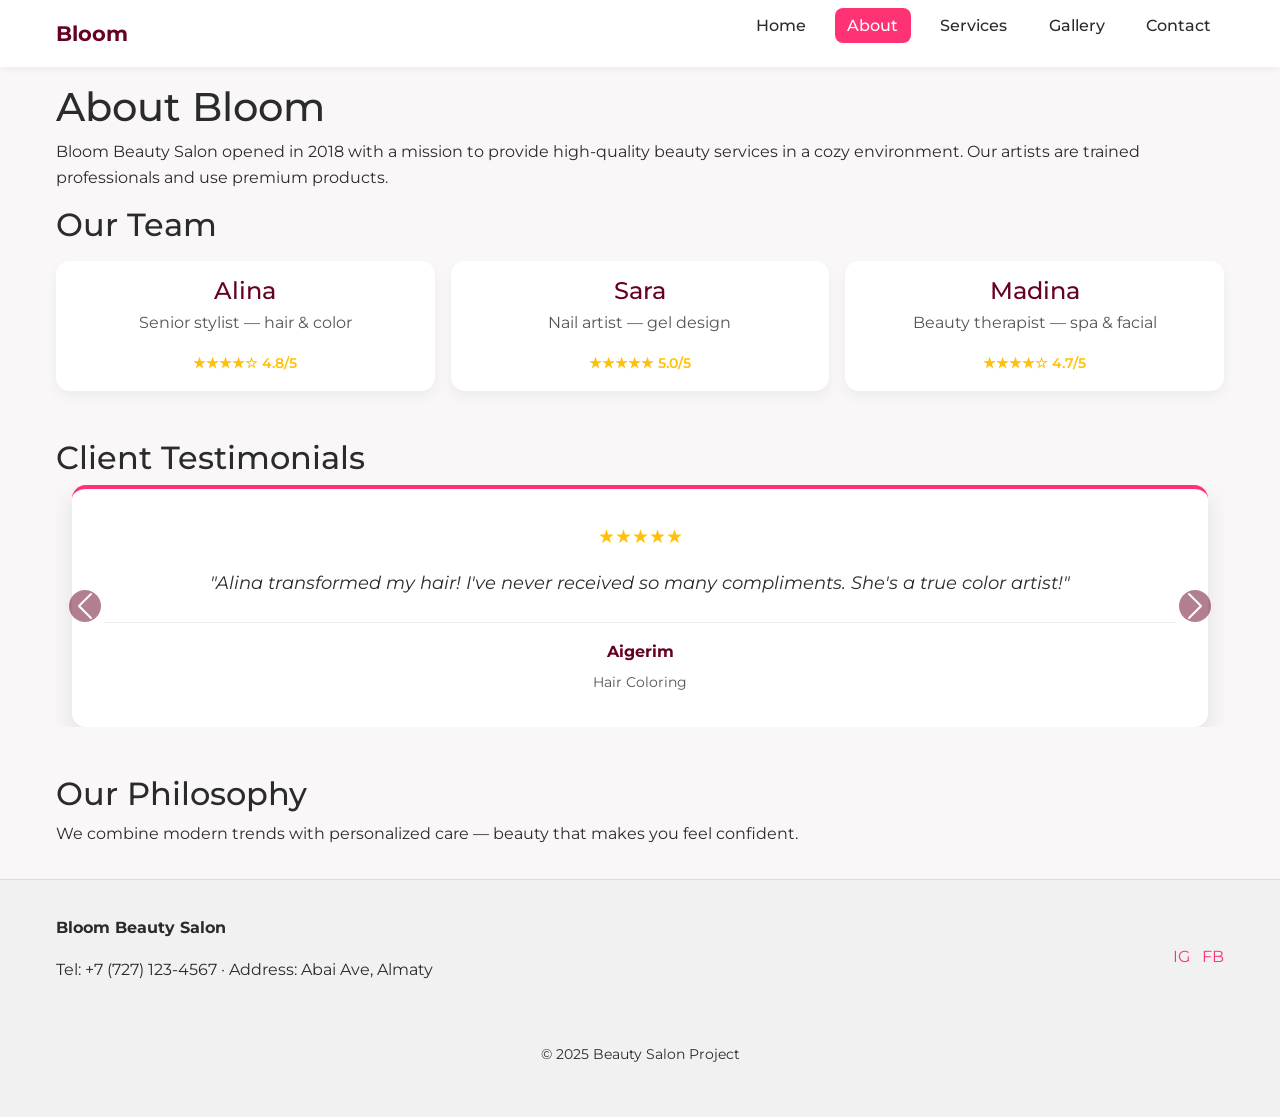
<file: about.html>
<!doctype html>
<html lang="ru">
<head>
  <meta charset="utf-8" />
  <meta name="viewport" content="width=device-width,initial-scale=1" />
  <title>About — Bloom Beauty Salon</title>
  <link href="https://cdn.jsdelivr.net/npm/bootstrap@5.3.2/dist/css/bootstrap.min.css" rel="stylesheet">
  <link href="https://fonts.googleapis.com/css2?family=Montserrat:wght@300;400;600;700&display=swap" rel="stylesheet">
  <link rel="stylesheet" href="css/style.css">
</head>
<body>
  <header class="site-header">
    <div class="container header-inner">
      <a class="logo" href="index.html"><span>Bloom</span></a>
      <nav class="nav" id="mainNav">
        <ul class="nav-list">
          <li><a href="index.html">Home</a></li>
          <li><a class="active" href="about.html">About</a></li>
          <li><a href="services.html">Services</a></li>
          <li><a href="gallery.html">Gallery</a></li>
          <li><a href="contact.html">Contact</a></li>
        </ul>
      </nav>
      <button class="nav-toggle" id="navToggle2" aria-label="Toggle navigation">☰</button>
    </div>
  </header>

  <main class="container about-page">
    <h1>About Bloom</h1>
    <p>Bloom Beauty Salon opened in 2018 with a mission to provide high-quality beauty services in a cozy environment. Our artists are trained professionals and use premium products.</p>

    <section class="team-grid fade-in">
      <h2>Our Team</h2>
      <div class="grid">
        <div class="team-card fade-in">
          <h4>Alina</h4>
          <p>Senior stylist — hair & color</p>
          <div class="specialist-rating">★★★★☆ 4.8/5</div>
        </div>
        <div class="team-card fade-in">
          <h4>Sara</h4>
          <p>Nail artist — gel design</p>
          <div class="specialist-rating">★★★★★ 5.0/5</div>
        </div>
        <div class="team-card fade-in">
          <h4>Madina</h4>
          <p>Beauty therapist — spa & facial</p>
          <div class="specialist-rating">★★★★☆ 4.7/5</div>
        </div>
      </div>
    </section>

    <section class="testimonials-section fade-in">
      <h2>Client Testimonials</h2>
      <div id="testimonialCarousel" class="carousel slide" data-bs-ride="carousel">
        <div class="carousel-indicators">
          <button type="button" data-bs-target="#testimonialCarousel" data-bs-slide-to="0" class="active"></button>
          <button type="button" data-bs-target="#testimonialCarousel" data-bs-slide-to="1"></button>
          <button type="button" data-bs-target="#testimonialCarousel" data-bs-slide-to="2"></button>
          <button type="button" data-bs-target="#testimonialCarousel" data-bs-slide-to="3"></button>
        </div>
        
        <div class="carousel-inner">
          <div class="carousel-item active">
            <div class="testimonial-card">
              <div class="stars">★★★★★</div>
              <p class="testimonial-text">"Alina transformed my hair! I've never received so many compliments. She's a true color artist!"</p>
              <div class="client-info">
                <strong>Aigerim</strong>
                <span>Hair Coloring</span>
              </div>
            </div>
          </div>
          
          <div class="carousel-item">
            <div class="testimonial-card">
              <div class="stars">★★★★★</div>
              <p class="testimonial-text">"Sara's nail art is incredible! She captured exactly what I wanted. My nails looked perfect for 3 weeks!"</p>
              <div class="client-info">
                <strong>Madina</strong>
                <span>Gel Nails</span>
              </div>
            </div>
          </div>
          
          <div class="carousel-item">
            <div class="testimonial-card">
              <div class="stars">★★★★☆</div>
              <p class="testimonial-text">"Madina's facial treatment was so relaxing. My skin felt rejuvenated and looked glowing for days!"</p>
              <div class="client-info">
                <strong>Zhanar</strong>
                <span>Facial Spa</span>
              </div>
            </div>
          </div>
          
          <div class="carousel-item">
            <div class="testimonial-card">
              <div class="stars">★★★★★</div>
              <p class="testimonial-text">"The entire team at Bloom is fantastic. Professional, friendly, and always amazing results!"</p>
              <div class="client-info">
                <strong>Asel</strong>
                <span>Regular Client</span>
              </div>
            </div>
          </div>
        </div>
        
        <button class="carousel-control-prev" type="button" data-bs-target="#testimonialCarousel" data-bs-slide="prev">
          <span class="carousel-control-prev-icon" aria-hidden="true"></span>
          <span class="visually-hidden">Previous</span>
        </button>
        <button class="carousel-control-next" type="button" data-bs-target="#testimonialCarousel" data-bs-slide="next">
          <span class="carousel-control-next-icon" aria-hidden="true"></span>
          <span class="visually-hidden">Next</span>
        </button>
      </div>
    </section>

    <section class="philosophy fade-in">
      <h2>Our Philosophy</h2>
      <p>We combine modern trends with personalized care — beauty that makes you feel confident.</p>
    </section>
  </main>

  <footer class="site-footer">
    <div class="container footer-inner">
      <div>
        <p><strong>Bloom Beauty Salon</strong></p>
        <p>Tel: +7 (727) 123-4567 · Address: Abai Ave, Almaty</p>
      </div>
      <div class="social">
        <a href="https://www.instagram.com/" aria-label="Instagram">IG</a>
        <a href="https://www.facebook.com/?locale=ru_RU" aria-label="Facebook">FB</a>
      </div>
    </div>
    <div class="container copyright">
      <p>© 2025 Beauty Salon Project</p>
    </div>
  </footer>

  <script src="https://code.jquery.com/jquery-3.6.0.min.js"></script>
  <script src="js/script.js"></script>
  <script src="https://cdn.jsdelivr.net/npm/bootstrap@5.3.2/dist/js/bootstrap.bundle.min.js"></script>
</body>
</html>
</file>
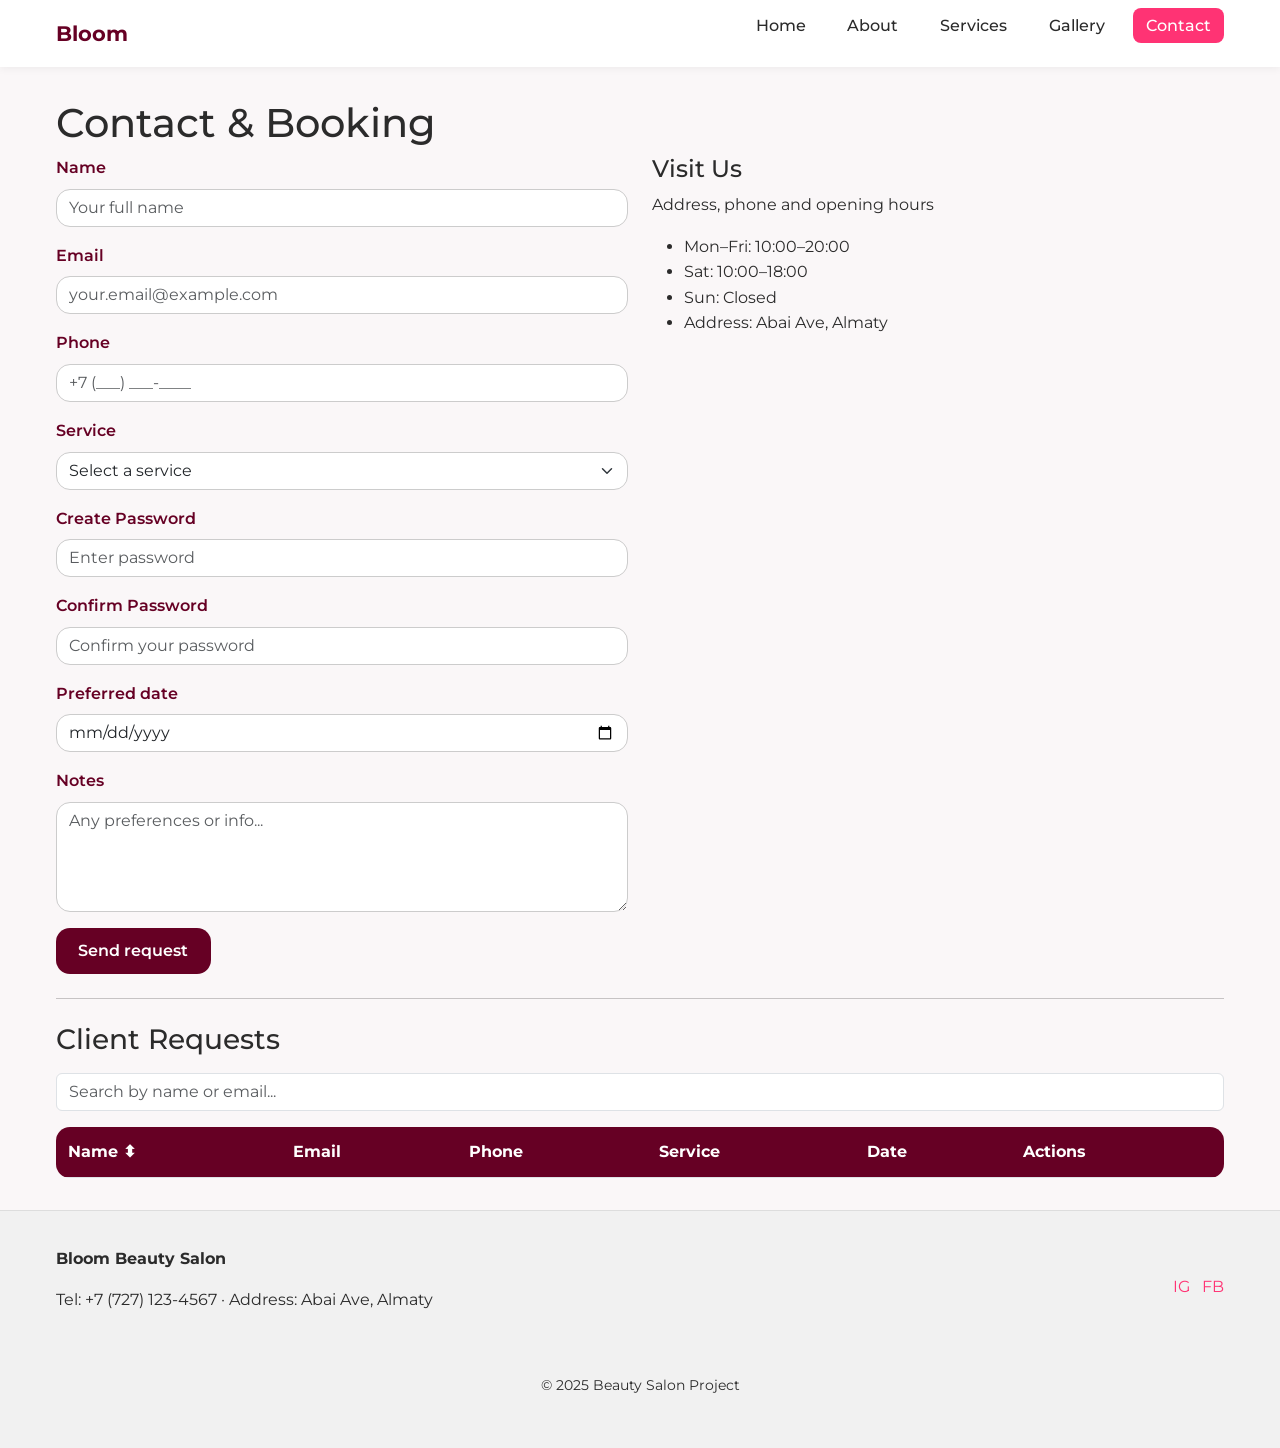
<file: contact.html>
<!doctype html>
<html lang="ru">
<head>
  <meta charset="utf-8" />
  <meta name="viewport" content="width=device-width,initial-scale=1" />
  <title>Contact — Bloom Beauty Salon</title>
  <link href="https://cdn.jsdelivr.net/npm/bootstrap@5.3.2/dist/css/bootstrap.min.css" rel="stylesheet">
  <link href="https://fonts.googleapis.com/css2?family=Montserrat:wght@300;400;600;700&display=swap" rel="stylesheet">
  <link rel="stylesheet" href="css/style.css">
</head>
<body>
  <header class="site-header">
    <div class="container header-inner">
      <a class="logo" href="index.html"><span>Bloom</span></a>
      <nav class="nav" id="mainNav">
        <ul class="nav-list">
          <li><a href="index.html">Home</a></li>
          <li><a href="about.html">About</a></li>
          <li><a href="services.html">Services</a></li>
          <li><a href="gallery.html">Gallery</a></li>
          <li><a class="active" href="contact.html">Contact</a></li>
        </ul>
      </nav>
      <button class="nav-toggle" id="navToggle5" aria-label="Toggle navigation">☰</button>
    </div>
  </header>

  <main class="container contact-page">
    <h1>Contact & Booking</h1>
    <div class="row">
      <div class="col-md-6">
        <form id="contactForm" action="#" method="POST" class="contact-form fade-in" novalidate>
          <div class="mb-3">
            <label for="name" class="form-label">Name</label>
            <input id="name" name="name" class="form-control" placeholder="Your full name">
            <div class="invalid-feedback">Please enter your full name</div>
          </div>

          <div class="mb-3">
            <label for="email" class="form-label">Email</label>
            <input id="email" name="email" type="email" class="form-control" placeholder="your.email@example.com">
            <div class="invalid-feedback">Please enter a valid email address</div>
          </div>

          <div class="mb-3">
            <label for="phone" class="form-label">Phone</label>
            <input id="phone" name="phone" class="form-control" placeholder="+7 (___) ___-____">
            <div class="invalid-feedback">Please use format: +7 (777) 123-4567</div>
          </div>

          <div class="mb-3">
            <label for="service" class="form-label">Service</label>
            <select id="service" name="service" class="form-select">
              <option value="">Select a service</option>
              <option>Classic Manicure</option>
              <option>Gel Polish</option>
              <option>Nail Extensions</option>
              <option>Haircut</option>
              <option>Single Color</option>
              <option>Complex Coloring</option>
              <option>Facial Treatment</option>
              <option>Body Treatment</option>
              <option>Full Spa Day</option>
            </select>
          </div>

          <div class="mb-3">
            <label for="password" class="form-label">Create Password</label>
            <input id="password" name="password" type="password" class="form-control" placeholder="Enter password">
            <div class="invalid-feedback">Password must be at least 8 characters</div>
          </div>

          <div class="mb-3">
            <label for="confirmPassword" class="form-label">Confirm Password</label>
            <input id="confirmPassword" name="confirmPassword" type="password" class="form-control" placeholder="Confirm your password">
            <div class="invalid-feedback">Passwords do not match</div>
          </div>

          <div class="mb-3">
            <label for="date" class="form-label">Preferred date</label>
            <input id="date" name="date" type="date" class="form-control">
          </div>

          <div class="mb-3">
            <label for="message" class="form-label">Notes</label>
            <textarea id="message" name="message" rows="4" class="form-control" placeholder="Any preferences or info..."></textarea>
          </div>

          <div id="formMessages"></div>

          <button type="submit" class="btn btn-primary">Send request</button>
        </form>
      </div>

      <aside class="col-md-6 contact-info fade-in">
        <h4>Visit Us</h4>
        <p>Address, phone and opening hours</p>
        <ul>
          <li>Mon–Fri: 10:00–20:00</li>
          <li>Sat: 10:00–18:00</li>
          <li>Sun: Closed</li>
          <li>Address: Abai Ave, Almaty</li>
        </ul>
      </aside>
    </div>
    <hr class="my-4">

    <h3 class="mb-3">Client Requests</h3>

    <div class="mb-3">
      <input type="text" id="search" class="form-control" placeholder="Search by name or email...">
    </div>

    <table class="table table-striped align-middle" id="clientsTable">
      <thead>
        <tr>
          <th data-sort="name" class="sortable">Name ⬍</th>
          <th>Email</th>
          <th>Phone</th>
          <th>Service</th>
          <th>Date</th>
          <th>Actions</th>
        </tr>
      </thead>
      <tbody></tbody>
    </table>

    <div class="modal fade" id="editModal" tabindex="-1">
      <div class="modal-dialog">
        <div class="modal-content">
          <form id="editForm">
            <div class="modal-header">
              <h5 class="modal-title">Edit Record</h5>
              <button type="button" class="btn-close" data-bs-dismiss="modal"></button>
            </div>
            <div class="modal-body">
              <input type="hidden" id="editIndex">
              <div class="mb-3">
                <label class="form-label">Name</label>
                <input id="editName" class="form-control" required>
              </div>
              <div class="mb-3">
                <label class="form-label">Email</label>
                <input id="editEmail" class="form-control" required>
              </div>
              <div class="mb-3">
                <label class="form-label">Phone</label>
                <input id="editPhone" class="form-control" required>
              </div>
              <div class="mb-3">
                <label class="form-label">Service</label>
                <select id="editService" class="form-select" required>
                  <option value="">Select a service</option>
                  <option>Classic Manicure</option>
                  <option>Gel Polish</option>
                  <option>Nail Extensions</option>
                  <option>Haircut</option>
                  <option>Single Color</option>
                  <option>Complex Coloring</option>
                  <option>Facial Treatment</option>
                  <option>Body Treatment</option>
                  <option>Full Spa Day</option>
                </select>
              </div>
              <div class="mb-3">
                <label class="form-label">Date</label>
                <input id="editDate" type="date" class="form-control" required>
              </div>
            </div>
            <div class="modal-footer">
              <button type="submit" class="btn btn-success">Save</button>
              <button type="button" class="btn btn-secondary" data-bs-dismiss="modal">Cancel</button>
            </div>
          </form>
        </div>
      </div>
    </div>
  </main>

  <div class="modal fade" id="bookingModal" tabindex="-1" aria-hidden="true">
    <div class="modal-dialog modal-dialog-centered">
      <div class="modal-content">
        <div class="modal-header">
          <h5 class="modal-title">Booking Confirmed!</h5>
          <button type="button" class="btn-close" data-bs-dismiss="modal" aria-label="Close"></button>
        </div>
        <div class="modal-body">
          <p>Thank you for booking with Bloom Beauty Salon. We will contact you shortly to confirm your appointment.</p>
        </div>
        <div class="modal-footer">
          <button type="button" class="btn btn-primary" data-bs-dismiss="modal">OK</button>
        </div>
      </div>
    </div>
  </div>

  <footer class="site-footer">
    <div class="container footer-inner">
      <div>
        <p><strong>Bloom Beauty Salon</strong></p>
        <p>Tel: +7 (727) 123-4567 · Address: Abai Ave, Almaty</p>
      </div>
      <div class="social">
        <a href="https://www.instagram.com/" aria-label="Instagram">IG</a>
        <a href="https://www.facebook.com/?locale=ru_RU" aria-label="Facebook">FB</a>
      </div>
    </div>
    <div class="container copyright">
      <p>© 2025 Beauty Salon Project</p>
    </div>
  </footer>

  <script src="https://code.jquery.com/jquery-3.6.0.min.js"></script>
  <script src="js/script.js"></script>
  <script src="https://cdn.jsdelivr.net/npm/bootstrap@5.3.2/dist/js/bootstrap.bundle.min.js"></script>
</body>
</html>
</file>
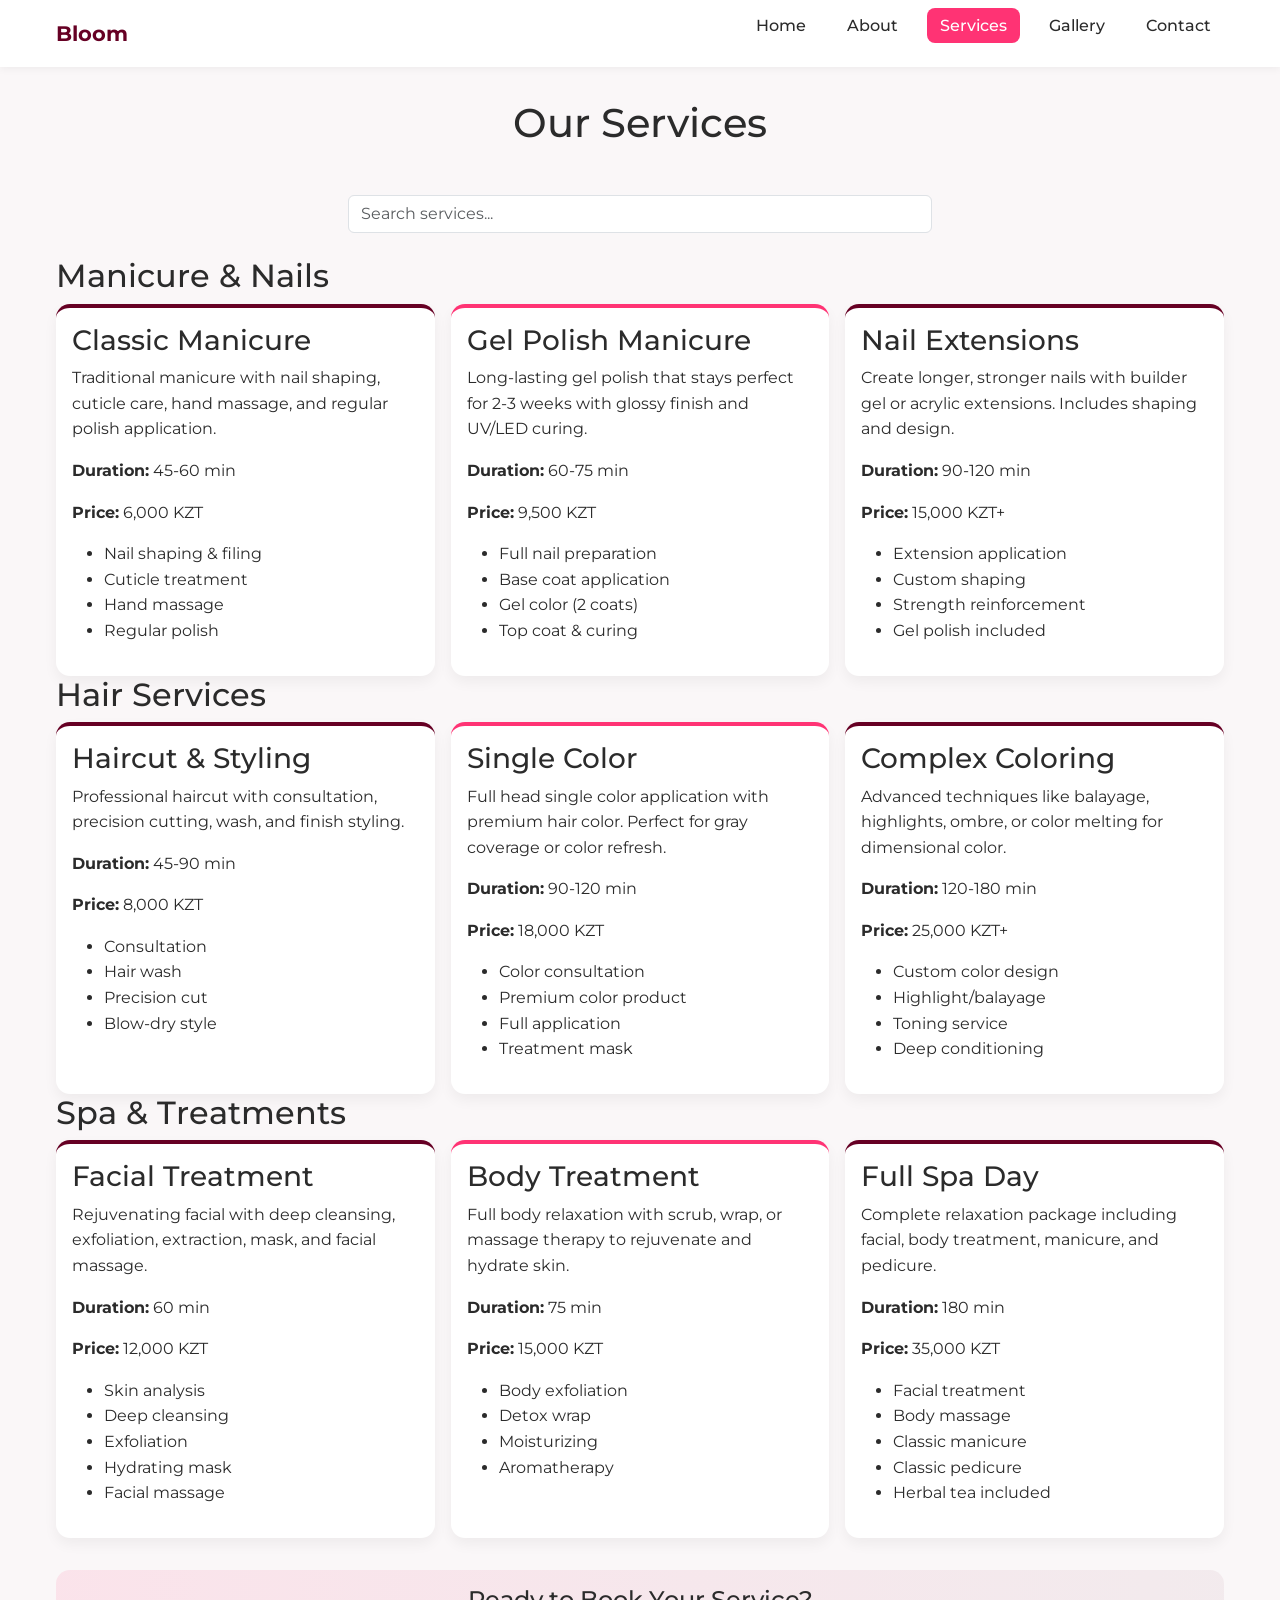
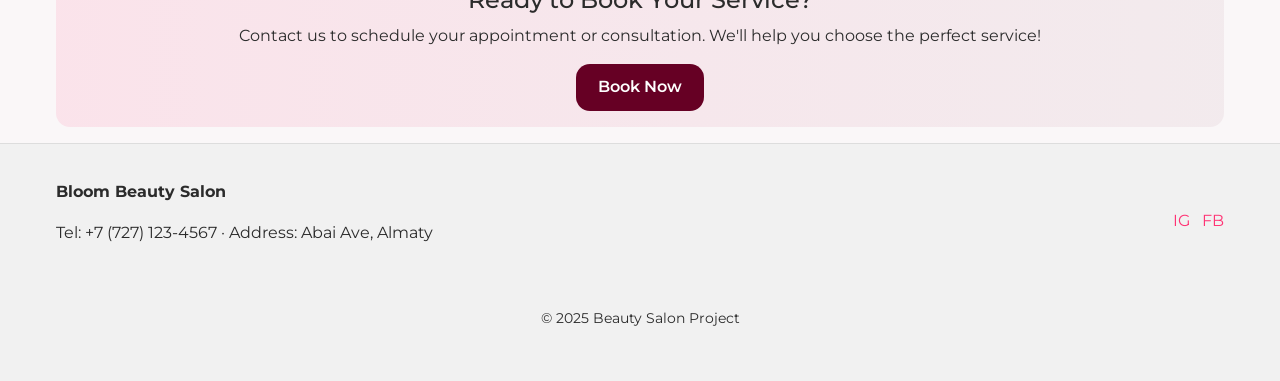
<file: services.html>
<!doctype html>
<html lang="ru">
<head>
  <meta charset="utf-8" />
  <meta name="viewport" content="width=device-width,initial-scale=1" />
  <title>Services — Bloom Beauty Salon</title>
  <link href="https://cdn.jsdelivr.net/npm/bootstrap@5.3.2/dist/css/bootstrap.min.css" rel="stylesheet">
  <link href="https://fonts.googleapis.com/css2?family=Montserrat:wght@300;400;600;700&display=swap" rel="stylesheet">
  <link rel="stylesheet" href="css/style.css">
</head>
<body>
  <header class="site-header">
    <div class="container header-inner">
      <a class="logo" href="index.html"><span>Bloom</span></a>
      <nav class="nav" id="mainNav">
        <ul class="nav-list">
          <li><a href="index.html">Home</a></li>
          <li><a href="about.html">About</a></li>
          <li><a class="active" href="services.html">Services</a></li>
          <li><a href="gallery.html">Gallery</a></li>
          <li><a href="contact.html">Contact</a></li>
        </ul>
      </nav>
      <button class="nav-toggle" id="navToggle3" aria-label="Toggle navigation">☰</button>
    </div>
  </header>

  <main class="container services-page">
    <h1 class="text-center mb-5">Our Services</h1>
    
    <div class="search-bar text-center mb-4">
      <input type="text" id="serviceSearch" class="form-control w-50 mx-auto" placeholder="Search services...">
    </div>
    <section class="service-category fade-in">
      <h2 class="category-title">Manicure & Nails</h2>
      <div class="service-grid">
        <div class="service-card">
          <h3>Classic Manicure</h3>
          <p class="service-description">Traditional manicure with nail shaping, cuticle care, hand massage, and regular polish application.</p>
          <div class="service-details">
            <p><strong>Duration:</strong> 45-60 min</p>
            <p><strong>Price:</strong> 6,000 KZT</p>
          </div>
          <ul class="service-includes">
            <li>Nail shaping & filing</li>
            <li>Cuticle treatment</li>
            <li>Hand massage</li>
            <li>Regular polish</li>
          </ul>
        </div>

        <div class="service-card">
          <h3>Gel Polish Manicure</h3>
          <p class="service-description">Long-lasting gel polish that stays perfect for 2-3 weeks with glossy finish and UV/LED curing.</p>
          <div class="service-details">
            <p><strong>Duration:</strong> 60-75 min</p>
            <p><strong>Price:</strong> 9,500 KZT</p>
          </div>
          <ul class="service-includes">
            <li>Full nail preparation</li>
            <li>Base coat application</li>
            <li>Gel color (2 coats)</li>
            <li>Top coat & curing</li>
          </ul>
        </div>

        <div class="service-card">
          <h3>Nail Extensions</h3>
          <p class="service-description">Create longer, stronger nails with builder gel or acrylic extensions. Includes shaping and design.</p>
          <div class="service-details">
            <p><strong>Duration:</strong> 90-120 min</p>
            <p><strong>Price:</strong> 15,000 KZT+</p>
          </div>
          <ul class="service-includes">
            <li>Extension application</li>
            <li>Custom shaping</li>
            <li>Strength reinforcement</li>
            <li>Gel polish included</li>
          </ul>
        </div>
      </div>
    </section>

    <section class="service-category fade-in">
      <h2 class="category-title">Hair Services</h2>
      <div class="service-grid">
        <div class="service-card">
          <h3>Haircut & Styling</h3>
          <p class="service-description">Professional haircut with consultation, precision cutting, wash, and finish styling.</p>
          <div class="service-details">
            <p><strong>Duration:</strong> 45-90 min</p>
            <p><strong>Price:</strong> 8,000 KZT</p>
          </div>
          <ul class="service-includes">
            <li>Consultation</li>
            <li>Hair wash</li>
            <li>Precision cut</li>
            <li>Blow-dry style</li>
          </ul>
        </div>

        <div class="service-card">
          <h3>Single Color</h3>
          <p class="service-description">Full head single color application with premium hair color. Perfect for gray coverage or color refresh.</p>
          <div class="service-details">
            <p><strong>Duration:</strong> 90-120 min</p>
            <p><strong>Price:</strong> 18,000 KZT</p>
          </div>
          <ul class="service-includes">
            <li>Color consultation</li>
            <li>Premium color product</li>
            <li>Full application</li>
            <li>Treatment mask</li>
          </ul>
        </div>

        <div class="service-card">
          <h3>Complex Coloring</h3>
          <p class="service-description">Advanced techniques like balayage, highlights, ombre, or color melting for dimensional color.</p>
          <div class="service-details">
            <p><strong>Duration:</strong> 120-180 min</p>
            <p><strong>Price:</strong> 25,000 KZT+</p>
          </div>
          <ul class="service-includes">
            <li>Custom color design</li>
            <li>Highlight/balayage</li>
            <li>Toning service</li>
            <li>Deep conditioning</li>
          </ul>
        </div>
      </div>
    </section>

    <section class="service-category fade-in">
      <h2 class="category-title">Spa & Treatments</h2>
      <div class="service-grid">
        <div class="service-card">
          <h3>Facial Treatment</h3>
          <p class="service-description">Rejuvenating facial with deep cleansing, exfoliation, extraction, mask, and facial massage.</p>
          <div class="service-details">
            <p><strong>Duration:</strong> 60 min</p>
            <p><strong>Price:</strong> 12,000 KZT</p>
          </div>
          <ul class="service-includes">
            <li>Skin analysis</li>
            <li>Deep cleansing</li>
            <li>Exfoliation</li>
            <li>Hydrating mask</li>
            <li>Facial massage</li>
          </ul>
        </div>

        <div class="service-card">
          <h3>Body Treatment</h3>
          <p class="service-description">Full body relaxation with scrub, wrap, or massage therapy to rejuvenate and hydrate skin.</p>
          <div class="service-details">
            <p><strong>Duration:</strong> 75 min</p>
            <p><strong>Price:</strong> 15,000 KZT</p>
          </div>
          <ul class="service-includes">
            <li>Body exfoliation</li>
            <li>Detox wrap</li>
            <li>Moisturizing</li>
            <li>Aromatherapy</li>
          </ul>
        </div>

        <div class="service-card">
          <h3>Full Spa Day</h3>
          <p class="service-description">Complete relaxation package including facial, body treatment, manicure, and pedicure.</p>
          <div class="service-details">
            <p><strong>Duration:</strong> 180 min</p>
            <p><strong>Price:</strong> 35,000 KZT</p>
          </div>
          <ul class="service-includes">
            <li>Facial treatment</li>
            <li>Body massage</li>
            <li>Classic manicure</li>
            <li>Classic pedicure</li>
            <li>Herbal tea included</li>
          </ul>
        </div>
      </div>
    </section>

    <aside class="booking-cta fade-in">
      <h4>Ready to Book Your Service?</h4>
      <p>Contact us to schedule your appointment or consultation. We'll help you choose the perfect service!</p>
      <a href="contact.html" class="btn">Book Now</a>
    </aside>
  </main>

  <footer class="site-footer">
    <div class="container footer-inner">
      <div>
        <p><strong>Bloom Beauty Salon</strong></p>
        <p>Tel: +7 (727) 123-4567 · Address: Abai Ave, Almaty</p>
      </div>
      <div class="social">
        <a href="https://www.instagram.com/" aria-label="Instagram">IG</a>
        <a href="https://www.facebook.com/?locale=ru_RU" aria-label="Facebook">FB</a>
      </div>
    </div>
    <div class="container copyright">
      <p>© 2025 Beauty Salon Project</p>
    </div>
  </footer>

  <script src="https://code.jquery.com/jquery-3.6.0.min.js"></script>
  <script src="js/script.js"></script>
  <script src="https://cdn.jsdelivr.net/npm/bootstrap@5.3.2/dist/js/bootstrap.bundle.min.js"></script>
</body>
</html>
</file>
<file: css/style.css>
:root {
  --brand-deep: #660024;
  --brand-pink: #ff3374;
  --bg: #faf7f8;
  --text: #2b2b2b;
  --text-muted: #555;
  --white: #ffffff;
  --radius: 14px;
  --max-width: 1200px;
  --font-sans: 'Montserrat', sans-serif;
}

/*Global*/
* { box-sizing: border-box; margin: 0; padding: 0; }
html, body { height: 100%; scroll-behavior: smooth; }
body {
  font-family: var(--font-sans);
  background: var(--bg);
  color: var(--text);
  line-height: 1.6;
  -webkit-font-smoothing: antialiased;
}
.container {
  max-width: var(--max-width);
  margin: 0 auto;
  padding: 1rem;
}

/*Header*/
.site-header {
  background: var(--white);
  box-shadow: 0 2px 8px rgba(0,0,0,0.05);
  position: sticky;
  top: 0;
  z-index: 100;
}
.header-inner {
  display: flex;
  justify-content: space-between;
  align-items: center;
  padding: 0.8rem 1rem;
}
.logo {
  display: flex;
  align-items: center;
  gap: 0.5rem;
  text-decoration: none;
  color: var(--brand-deep);
  font-weight: 700;
  font-size: 1.3rem;
}

/* Navigation */
.nav-list {
  list-style: none;
  display: flex;
  gap: 1rem;
}
.nav-list a {
  color: var(--text);
  text-decoration: none;
  padding: 0.5rem 0.8rem;
  border-radius: 8px;
  transition: all 0.3s ease;
  font-weight: 500;
}
.nav-list a:hover,
.nav-list a.active {
  background: var(--brand-pink);
  color: var(--white);
}
.nav-toggle {
  display: none;
  font-size: 1.4rem;
  background: none;
  border: none;
  color: var(--brand-deep);
}

.fade-in {
  opacity: 0;
  transform: translateY(30px);
  transition: all 0.8s ease;
}

.fade-in.visible {
  opacity: 1;
  transform: translateY(0);
}

/* Hero Section */
.hero {
  position: relative;
  display: flex;
  align-items: center;
  min-height: 60vh;
  overflow: hidden;
}
.hero-bg {
  position: absolute;
  inset: 0;
  background-size: cover;
  background-position: center;
  filter: brightness(0.55);
}
.hero-content {
  position: relative;
  z-index: 1;
  color: var(--white);
  padding: 3rem 1rem;
  max-width: 600px;
}
.hero h1 {
  font-size: 2.6rem;
  margin-bottom: 0.5rem;
  letter-spacing: 1px;
  color: var(--brand-deep);
}
.hero p {
  color: var(--brand-deep);
}
.hero {
  opacity: 0;
  transform: translateY(30px);
  animation: heroFade 1.2s ease forwards;
}

@keyframes heroFade {
  to {
    opacity: 1;
    transform: translateY(0);
  }
}

.tagline {
  font-size: 1.1rem;
  margin-bottom: 1.5rem;
  color: #fefefe;
}
.btn {
  display: inline-block;
  padding: 0.7rem 1.4rem;
  background: var(--brand-deep);
  color: var(--white);
  border-radius: var(--radius);
  text-decoration: none;
  font-weight: 600;
  transition: 0.3s;
  border: none;
}
.btn:hover {
  background: var(--brand-pink);
  color: #fff;
}

/* Features */
.features {
  padding: 3rem 0;
}
.feature-card {
  background: var(--white);
  border-radius: var(--radius);
  box-shadow: 0 6px 18px rgba(0,0,0,0.05);
  padding: 1rem;
  text-align: center;
  transition: transform 0.3s ease;
}
.feature-card:hover { transform: translateY(-4px); }
.feature-card img {
  width: 100%;
  height: 180px;
  object-fit: cover;
  border-radius: var(--radius);
  margin-bottom: 0.8rem;
}
.feature-card h3 {
  color: var(--brand-deep);
  margin-bottom: 0.4rem;
}

/* Pricing Table */
.pricing {
  padding: 2rem 0;
}
.pricing h2 {
  color: var(--brand-deep);
  margin-bottom: 1rem;
}
.table {
  background: var(--white);
  border-radius: var(--radius);
  overflow: hidden;
}
.table th {
  background: var(--brand-deep);
  color: #fff;
}
.table td, .table th {
  vertical-align: middle;
  padding: 0.75rem;
}
th.sortable {
  cursor: pointer;
  user-select: none;
}
th.sortable:hover {
  text-decoration: underline;
}


.lightbox {
  display: none;
  position: fixed;
  z-index: 1050;
  padding-top: 60px;
  left: 0;
  top: 0;
  width: 100%;
  height: 100%;
  background-color: rgba(0,0,0,0.9);
  text-align: center;
}

.lightbox-img {
  max-width: 90%;
  max-height: 80vh;
  border-radius: 10px;
  box-shadow: 0 0 20px rgba(255,255,255,0.2);
}

.close {
  position: absolute;
  top: 20px;
  right: 40px;
  font-size: 40px;
  color: #fff;
  cursor: pointer;
}

.lightbox-controls {
  position: absolute;
  width: 100%;
  top: 50%;
  transform: translateY(-50%);
  display: flex;
  justify-content: space-between;
  padding: 0 40px;
}

.lightbox-controls .prev,
.lightbox-controls .next {
  color: white;
  font-size: 2.5rem;
  cursor: pointer;
  user-select: none;
  transition: color 0.3s;
}

.lightbox-controls .prev:hover,
.lightbox-controls .next:hover {
  color: #ff69b4;
}

/* Services Page */
.services-page {
  padding-top: 2rem;
}
.service-grid {
  display: grid;
  grid-template-columns: repeat(3, 1fr);
  gap: 1rem;
}
.service-card {
  background: var(--white);
  padding: 1rem;
  border-radius: var(--radius);
  box-shadow: 0 6px 14px rgba(0,0,0,0.05);
  transition: 0.3s;
}
.service-card:hover {
  transform: translateY(-5px);
}
.service-card:nth-child(odd) {
  border-top: 4px solid var(--brand-deep);
}
.service-card:nth-child(even) {
  border-top: 4px solid var(--brand-pink);
}
.booking-cta {
  margin-top: 2rem;
  background: linear-gradient(90deg, rgba(255,51,116,0.1), rgba(102,0,36,0.05));
  padding: 1rem;
  border-radius: var(--radius);
  text-align: center;
}

/* Gallery */
.gallery-page {
  padding-top: 2rem;
}
.gallery-grid {
  display: grid;
  grid-template-columns: repeat(3, 1fr);
  gap: 0.7rem;
}
.gallery-item img {
  width: 100%;
  height: 240px;
  object-fit: cover;
  border-radius: var(--radius);
  transition: 0.3s ease;
}
.gallery-item img:hover {
  transform: scale(1.02);
}

/* Team (About page)*/
.team-grid .grid {
  display: grid;
  grid-template-columns: repeat(3, 1fr);
  gap: 1rem;
  margin-top: 1rem;
}
.team-card {
  background: var(--white);
  border-radius: var(--radius);
  text-align: center;
  padding: 1rem;
  box-shadow: 0 6px 14px rgba(0,0,0,0.05);
}
.team-card img {
  width: 100%;
  height: 180px;
  border-radius: var(--radius);
  object-fit: cover;
  margin-bottom: 0.6rem;
}
.team-card h4 {
  color: var(--brand-deep);
  margin-bottom: 0.3rem;
}
.team-card p {
  color: var(--text-muted);
}

/* Contact Page */
.contact-page {
  padding-top: 2rem;
}
.contact-form .form-label {
  font-weight: 600;
  color: var(--brand-deep);
}

/* Simple Form Validation */
.error-message {
  color: red;
  font-size: 0.85rem;
  margin-top: 0.25rem;
}
.is-valid { border-color: #28a745 !important; }
.is-invalid { border-color: #dc3545 !important; }

.form-message {
  color: green;
  margin-top: 1rem;
  padding: 1rem;
  background: #f8fff9;
  border-radius: 8px;
  border: 1px solid #d1f7d1;
}
.contact-form input,
.contact-form select,
.contact-form textarea {
  border-radius: var(--radius);
  border: 1px solid #ccc;
}
.contact-form input:focus,
.contact-form select:focus,
.contact-form textarea:focus {
  border-color: var(--brand-pink);
  box-shadow: 0 0 0 3px rgba(255,51,116,0.15);
}
.map-placeholder {
  background: #eaeaea;
  height: 220px;
  border-radius: var(--radius);
  display: flex;
  align-items: center;
  justify-content: center;
  color: var(--text-muted);
  font-size: 0.9rem;
}

/*Footer*/
.site-footer {
  background: #f1f1f1;
  color: var(--text);
  padding: 1.2rem 0;
  border-top: 1px solid #ddd;
}
.footer-inner {
  display: flex;
  justify-content: space-between;
  align-items: center;
}
.footer-inner a {
  color: var(--brand-pink);
  margin-left: 0.5rem;
  text-decoration: none;
}
.footer-inner a:hover { text-decoration: underline; }
.copyright {
  text-align: center;
  margin-top: 0.8rem;
  color: var(--text);
  font-size: 0.9rem;
}

/* Responsive */
@media (max-width: 992px) {
  .service-grid { grid-template-columns: repeat(2, 1fr); }
  .gallery-grid { grid-template-columns: repeat(2, 1fr); }
  .team-grid .grid { grid-template-columns: repeat(2, 1fr); }
}
@media (max-width: 700px) {
  .nav-toggle { display: block; }
  .hero { min-height: 45vh; }
  .hero h1 { font-size: 1.8rem; }
  .service-grid, .gallery-grid, .team-grid .grid { grid-template-columns: 1fr; }
  .footer-inner { flex-direction: column; align-items: flex-start; gap: 0.5rem; }
}
@media (max-width: 768px) {
    .nav-toggle {
        display: block;
    }
    
    .nav {
        position: absolute;
        top: 100%;
        left: 0;
        right: 0;
        background: var(--white);
        box-shadow: 0 5px 20px rgba(0,0,0,0.1);
        transform: translateY(-10px);
        opacity: 0;
        visibility: hidden;
        transition: all 0.3s ease;
    }
    
    .nav.show {
        transform: translateY(0);
        opacity: 1;
        visibility: visible;
    }
    
    .nav-list {
        flex-direction: column;
        padding: 1rem 0;
        gap: 0;
    }
    
    .nav-list li {
        margin: 0;
    }
    
    .nav-list a {
        display: block;
        padding: 0.75rem 1.5rem;
        border-bottom: 1px solid #f0f0f0;
    }
    
    .header-inner {
        position: relative;
    }
    
    .nav-list { 
        display: flex !important;
    }
    .testimonial-card {
      padding: 1.5rem;
      margin: 0 0.5rem;
    }
    
    .testimonial-text {
      font-size: 1rem;
    }
}

/* Accessibility */
a:focus, button:focus, input:focus, select:focus, textarea:focus {
  outline: 2px solid rgba(255,51,116,0.4);
  outline-offset: 2px;
}

/* Testimonials Carousel */
.testimonials-section {
  padding: 3rem 0;
}

.testimonial-card {
  background: var(--white);
  padding: 2rem;
  border-radius: var(--radius);
  box-shadow: 0 8px 25px rgba(0,0,0,0.1);
  text-align: center;
  margin: 0 1rem;
  border-top: 4px solid var(--brand-pink);
}

.stars {
  color: #ffc107;
  font-size: 1.2rem;
  margin-bottom: 1rem;
}

.testimonial-text {
  font-size: 1.1rem;
  font-style: italic;
  margin-bottom: 1.5rem;
  color: var(--text);
  line-height: 1.7;
}

.client-info {
  border-top: 1px solid #eee;
  padding-top: 1rem;
}

.client-info strong {
  color: var(--brand-deep);
  display: block;
  margin-bottom: 0.3rem;
}

.client-info span {
  color: var(--text-muted);
  font-size: 0.9rem;
}

/* Carousel Controls */
.carousel-control-prev,
.carousel-control-next {
  width: 5%;
}

.carousel-control-prev-icon,
.carousel-control-next-icon {
  background-color: var(--brand-deep);
  border-radius: 50%;
  padding: 1rem;
}

.carousel-indicators button {
  background-color: var(--brand-pink);
  width: 12px;
  height: 12px;
  border-radius: 50%;
  margin: 0 5px;
}

/* Specialist Ratings */
.specialist-rating {
  color: #ffc107;
  font-size: 0.9rem;
  margin-top: 0.5rem;
  font-weight: 600;
}
</file>
